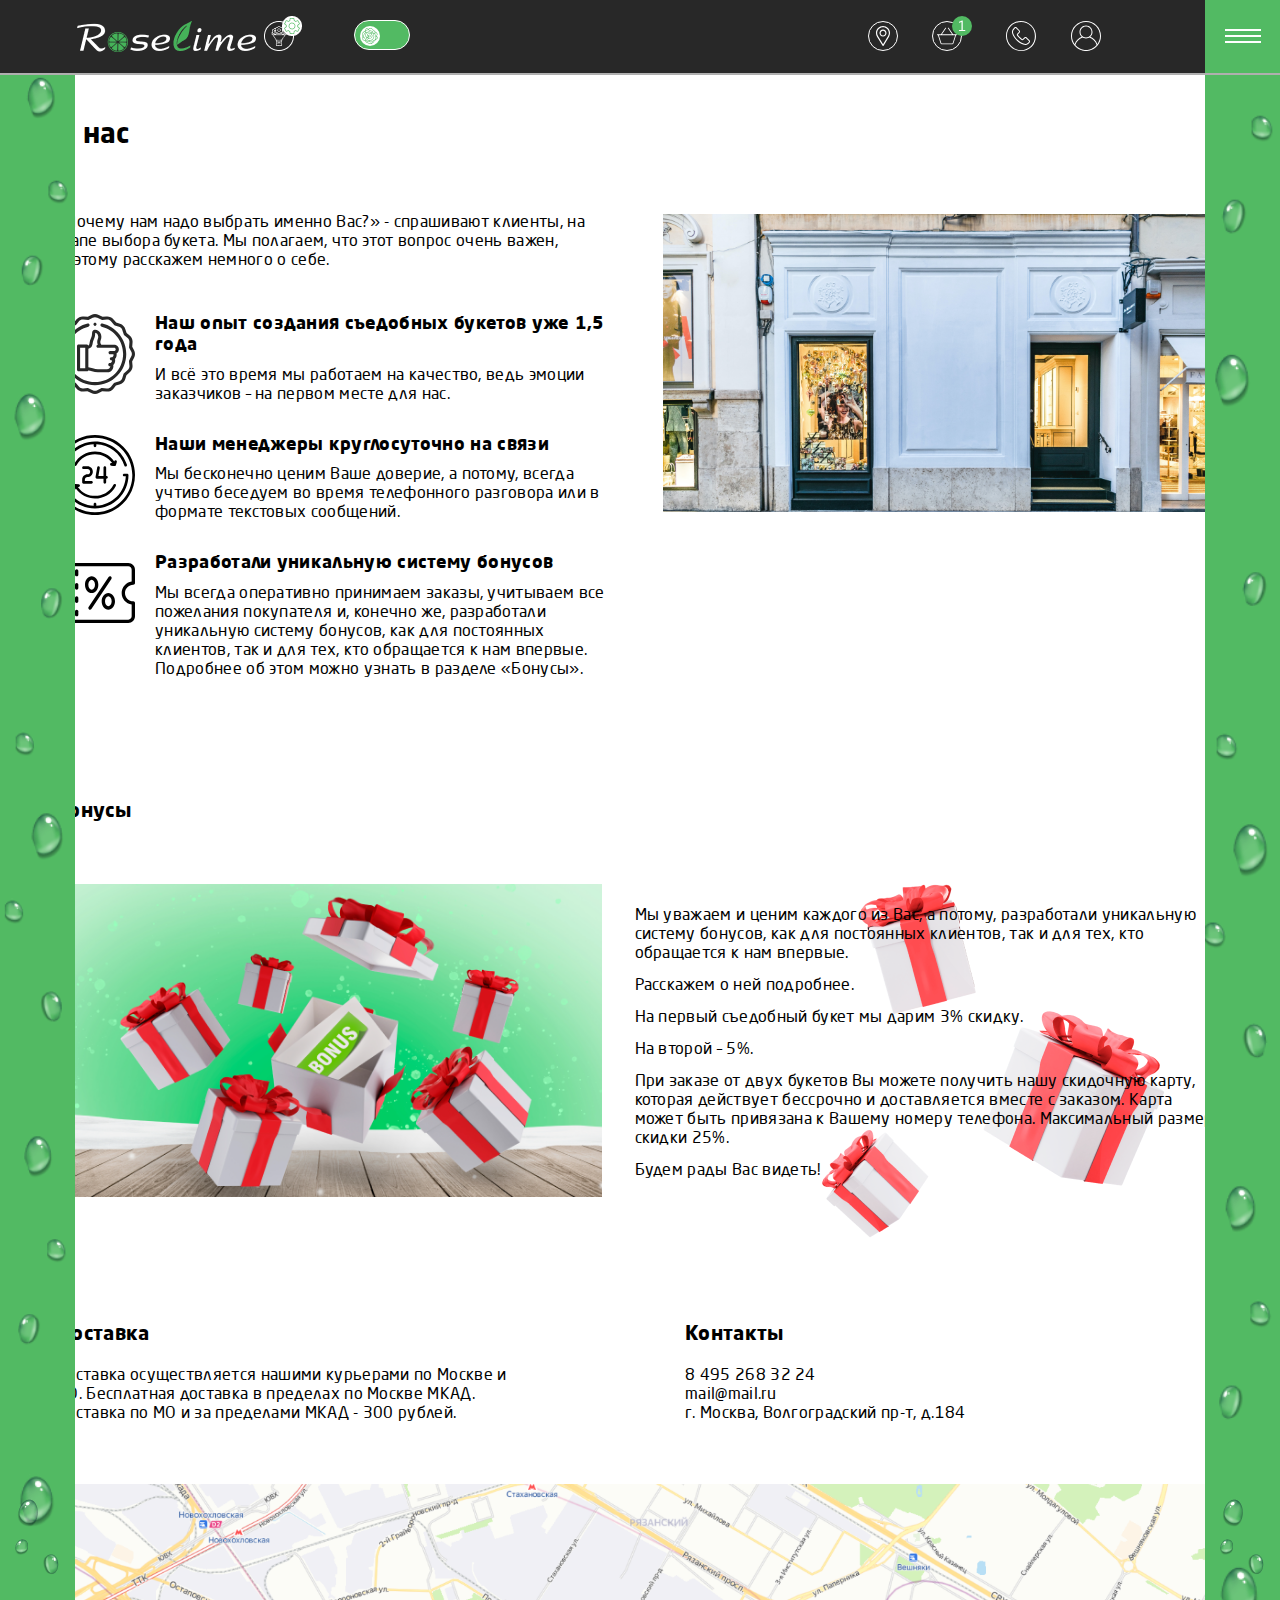
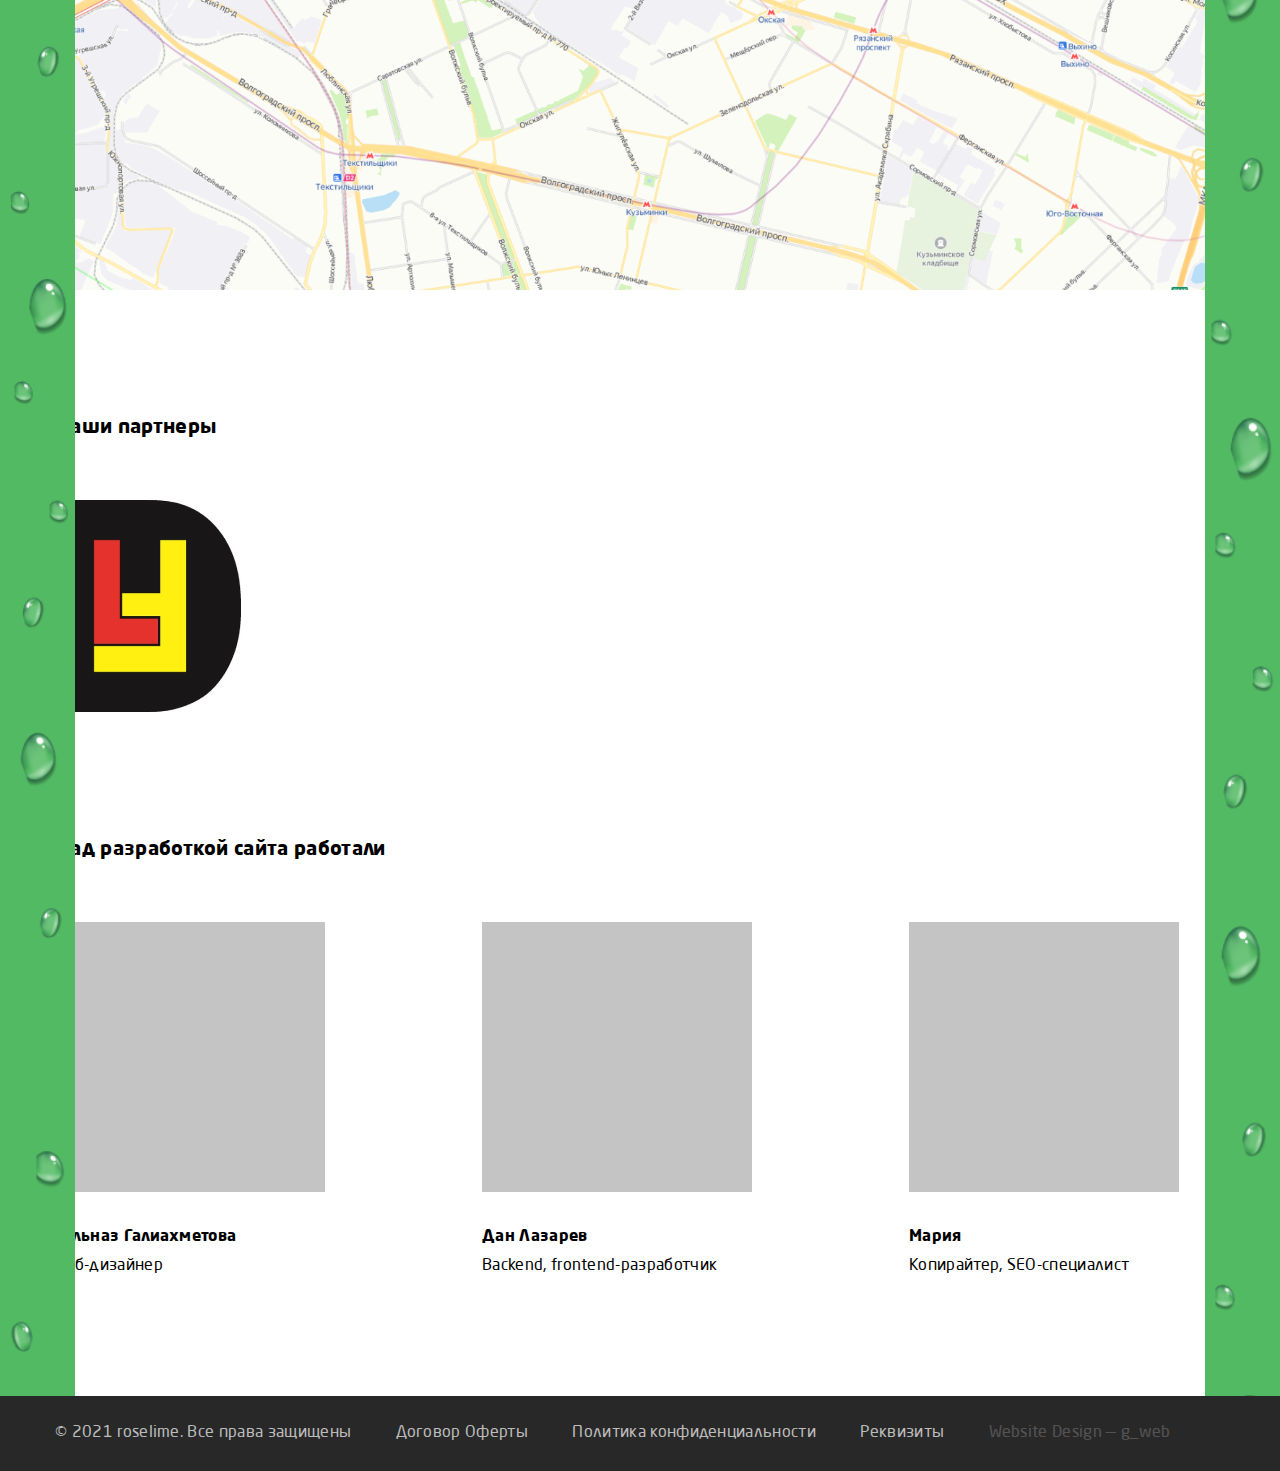
<file: about.html>
<!DOCTYPE html>
<html lang="en">
<head>
    <meta charset="UTF-8">
    <meta http-equiv="X-UA-Compatible" content="IE=edge">
    <meta name="viewport" content="width=device-width, initial-scale=1.0">
    <title>О нас</title>
    <link rel="stylesheet" href="css/main__main.css">
    <link rel="stylesheet" href="css/media.css">
    <link rel="stylesheet" href="css/hamburger.css">

</head>
<body>
    <aside  class="home-aside home-aside-left">

        <div class="home-aside__decoration">

        </div>

    </aside>
    <aside  class="home-aside home-aside-right">

            <div class="home-aside__decoration">

            </div>

    </aside>

    
    <header class="about-header">
        <div class="top-line">
            <a href="#" class="logo">
            </a>
            <div class="top-line__theme">
                <img src="img/switcher.png" alt="" class="top-line__switcher">
                <input type="checkbox" id="switch" name="theme" /><label for="switch"></label>
            </div>
            <div class="top-line-btns">
                <a href="#" class="top-line-btns__item">
                    <img src="img/geo.svg" alt="">
                </a>
                <a href="#" class="top-line-btns__item">
                    <img src="img/cart.svg" alt="">
                </a>
                <a href="#" class="top-line-btns__item top-line-btns__item_cart">
                    <img src="img/call.svg" alt="">
                </a>
                <a href="#" class="top-line-btns__item">
                    <img src="img/user.svg" alt="">
                </a>
            </div>
            <div class="menu-button-wrapper">
                <a href="#" class="menu-button"></a>
            </div>
            <nav class="nav">
                <a href="index.html" class="nav__item">
                    Главная
                </a>
                <a href="about.html" class="nav__item">
                    Контакты
                </a>
                <a href="certificate.html" class="nav__item">
                    Сертификаты
                </a>
                <a href="product.html" class="nav__item">
                    Продукт
                </a>
                <a href="catalog.html" class="nav__item">
                    Каталог
                </a>
                <a href="404.html" class="nav__item">
                    404
                </a>
            </nav>
        </div>
    </header>
    <section class="about" id="about">
        <div class="container">
            <h2 class="about-heading">
                О нас
            </h2>
            <div class="about-wrapper">
                <div class="about-text">
                    <p class="about-text__paraghraph">
                        «Почему нам надо выбрать именно Вас?» - спрашивают клиенты, на этапе выбора букета. Мы полагаем, что этот вопрос очень важен, поэтому расскажем немного о себе.
                    </p>
                    <div class="about-list">
                        <div class="about-list__item">
                            <img src="img/like.svg" alt="" class="about-list__img">
                            <div class="about-list__wrapper">
                                <h4 class="about-list__heading">
                                    Наш опыт создания съедобных букетов уже 1,5 года
                                </h4>
                                <p class="about-list__text">
                                    И всё это время мы работаем на качество, ведь эмоции заказчиков – на первом месте для нас.
                                </p>
                            </div>
                        </div>
                        <div class="about-list__item">
                            <img src="img/around-clock.svg" alt="" class="about-list__img">
                            <div class="about-list__wrapper">
                                <h4 class="about-list__heading">
                                    Наши менеджеры круглосуточно на связи
                                </h4>
                                <p class="about-list__text">
                                    Мы бесконечно ценим Ваше доверие, а потому, всегда учтиво беседуем во время телефонного разговора или в формате текстовых сообщений.
                                </p>
                            </div>
                        </div>
                        <div class="about-list__item">
                            <img src="img/sale.svg" alt="" class="about-list__img">
                            <div class="about-list__wrapper">
                                <h4 class="about-list__heading">
                                    Разработали уникальную систему бонусов
                                </h4>
                                <p class="about-list__text">
                                    Мы всегда оперативно принимаем заказы, учитываем все пожелания покупателя и, конечно же, разработали уникальную систему бонусов, как для постоянных клиентов, так и для тех, кто обращается к нам впервые. Подробнее об этом можно узнать в разделе «Бонусы».
                                </p>
                            </div>
                        </div>
                    </div>
                </div>
                    
                
            <div class="about-img">
                <img src="img/about-us.png" alt="">
            </div>
        </div>
    </section>
    <section class="section-bonus" id="section-bonus">
        <div class="container">
            <h3 class="bonus-heading">
                Бонусы
            </h3>
            <div class="bonus-wrapper">
                <img src="img/preseny.png" alt="" class="present">

                <div class="bonus-img">
                    <img src="img/bonus.png" alt="">
                </div>
                <div class="bonus-text">
                    <p>
                        
                        Мы уважаем и ценим каждого из Вас, а потому, разработали уникальную систему 
                        бонусов, как для постоянных клиентов, так и для тех, кто обращается к нам впервые.
                    </p>
                    <p>
                        Расскажем о ней подробнее.
                    </p>
                    <p>
                        На первый съедобный букет мы дарим 3% скидку. 
                    </p>
                    <p>
                        На второй – 5%.
                    </p>
                    <p>
                        При заказе от двух букетов Вы можете получить нашу скидочную карту, 
                        которая действует бессрочно и доставляется вместе с заказом. 
                        Карта может быть привязана к Вашему номеру телефона.
                        Максимальный размер скидки 25%.
                    </p>
                    <p>
                        Будем рады Вас видеть!
                    </p>
                </div>
            </div>
        </div>
    </section>
    <section class="delivery-section" id="delivery-section">
        <div class="container">
            <div class="devilery-wrapper">
                <div class="delivery-item">
                    <h3 class="delivery-heading">
                        Доставка
                    </h3>
                    <p class="delivery-text">
                        Доставка осуществляется нашими курьерами по Москве и МО.
                        Бесплатная доставка в пределах по Москве МКАД.
                        Доставка по МО и за пределами МКАД - 300 рублей.
                    </p>
                </div>
                <div class="delivery-item">
                    <h3 class="delivery-heading">
                        Контакты
                    </h3>
                    <p class="delivery-data">
                        8 495 268 32 24
                    </p>
                    <p class="delivery-data">
                        mail@mail.ru
                    </p>
                    <p class="delivery-data">
                        г. Москва, Волгоградский пр-т, д.184
                    </p>
                </div>
            </div>
        </div>
    </section>
    <img src="img/map.png" alt="" class="map-img">

    <section class="partners" id="partners">
        <div class="container">
            <h3 class="section-heading">
                Наши партнеры
            </h3>
            <img src="img/partner.png" alt="">
        </div>
    </section>
    <section class="team-section" id="team-section">
        <div class="container">
            <h3 class="section-heading">
                Над разработкой сайта работали
            </h3>
            <ul class="team">
                <li class="team-item">
                    <img src="img/team-img.png" alt="">
                    <p class="team-name">Гульназ Галиахметова</p>
                    <p>Веб-дизайнер</p>
                </li>
                <li class="team-item">
                    <img src="img/team-img.png" alt="">
                    <p class="team-name">Дан Лазарев</p>
                    <p>Backend, frontend-разработчик</p>
                </li>
                <li class="team-item">
                    <img src="img/team-img.png" alt="">
                    <p class="team-name">Мария</p>
                    <p>Копирайтер, SEO-специалист</p>
                </li>
            </ul>
        </div>
    </section>
    <footer class="footer" id="footer">
        <div class="container footer-wrapper"> 
            <a href="#" class="footer-link">
                © 2021 roselime. Все права защищены
            </a>
            <a href="#" class="footer-link">
                Договор Оферты
            </a>
            <a href="#" class="footer-link">
                Политика конфиденциальности
            </a>
            <a href="#" class="footer-link">
                Реквизиты
            </a>
            <a href="#" class="designer">
                Website Design — g_web
            </a>
        </div>
    </footer>
    <script src="js/jquery-3.5.1.min.js"></script>

    <script src="js/main.js"></script>
</body>
</html>
</file>
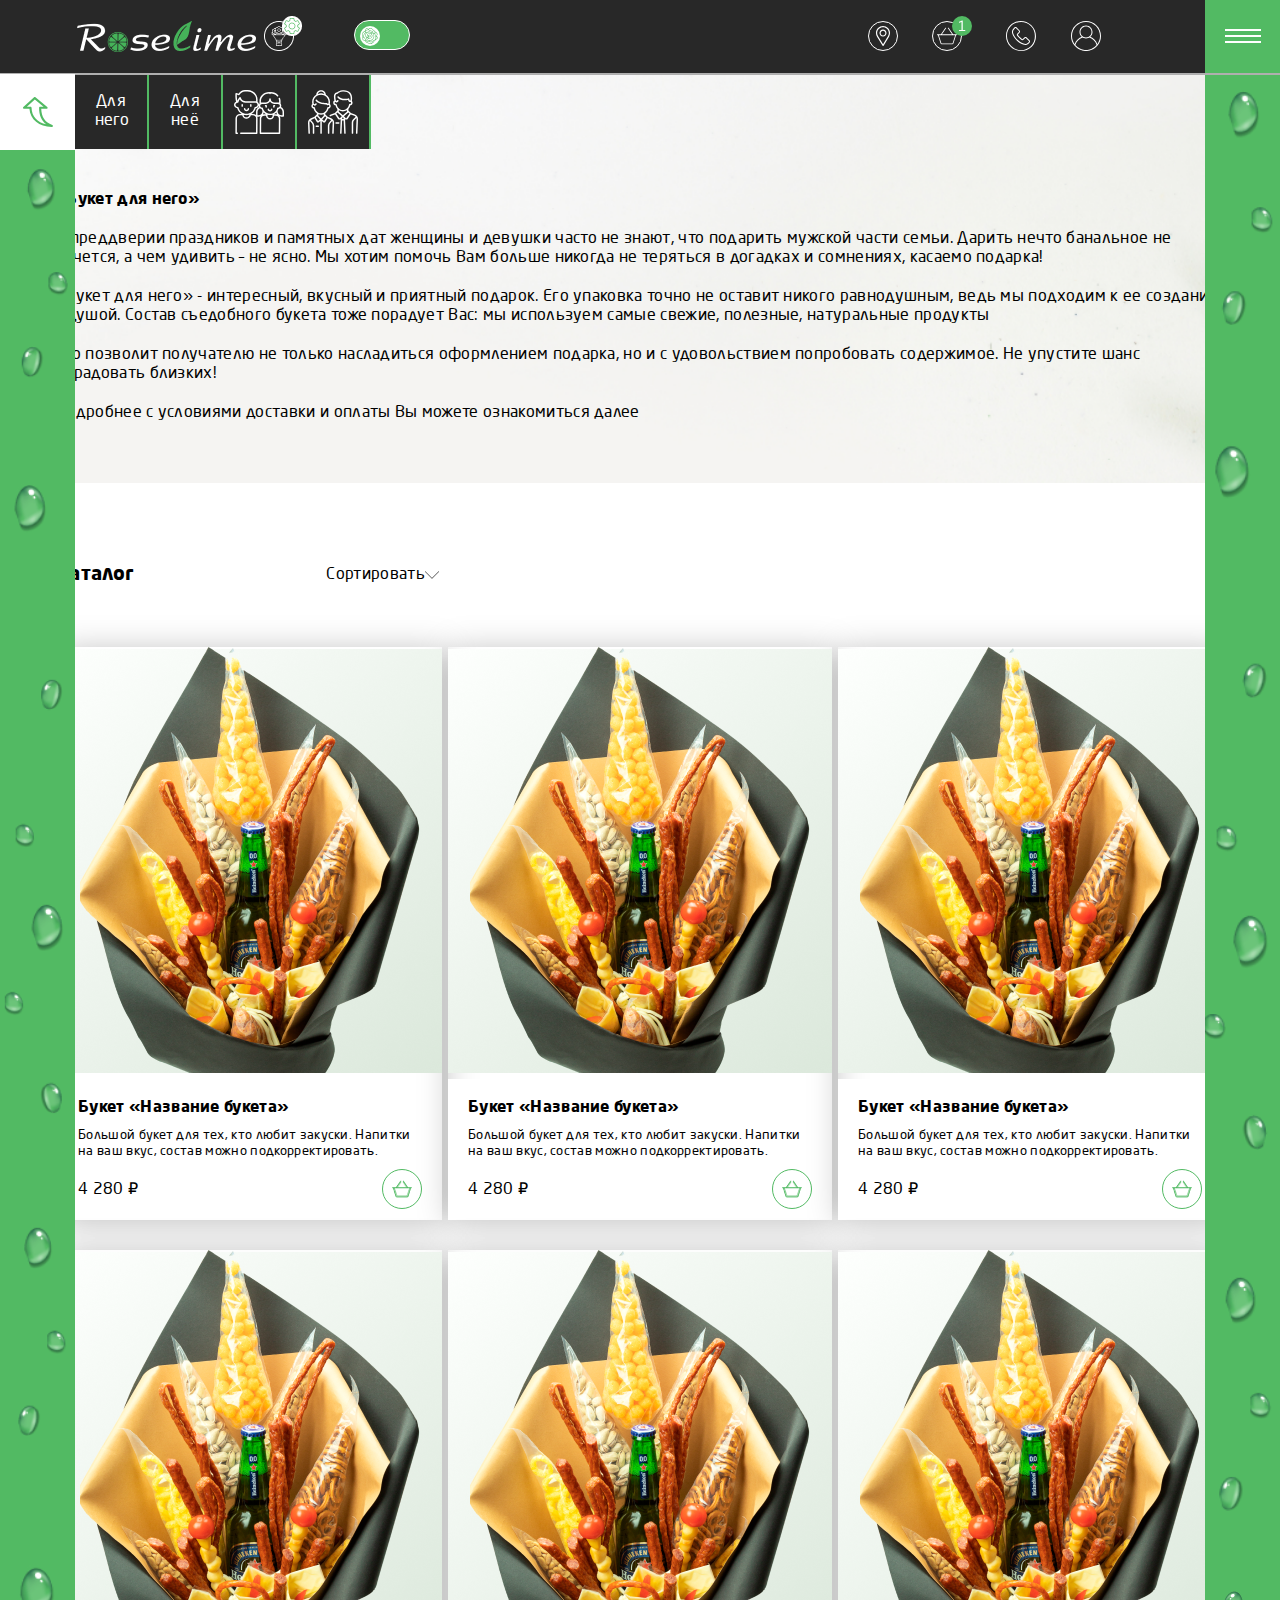
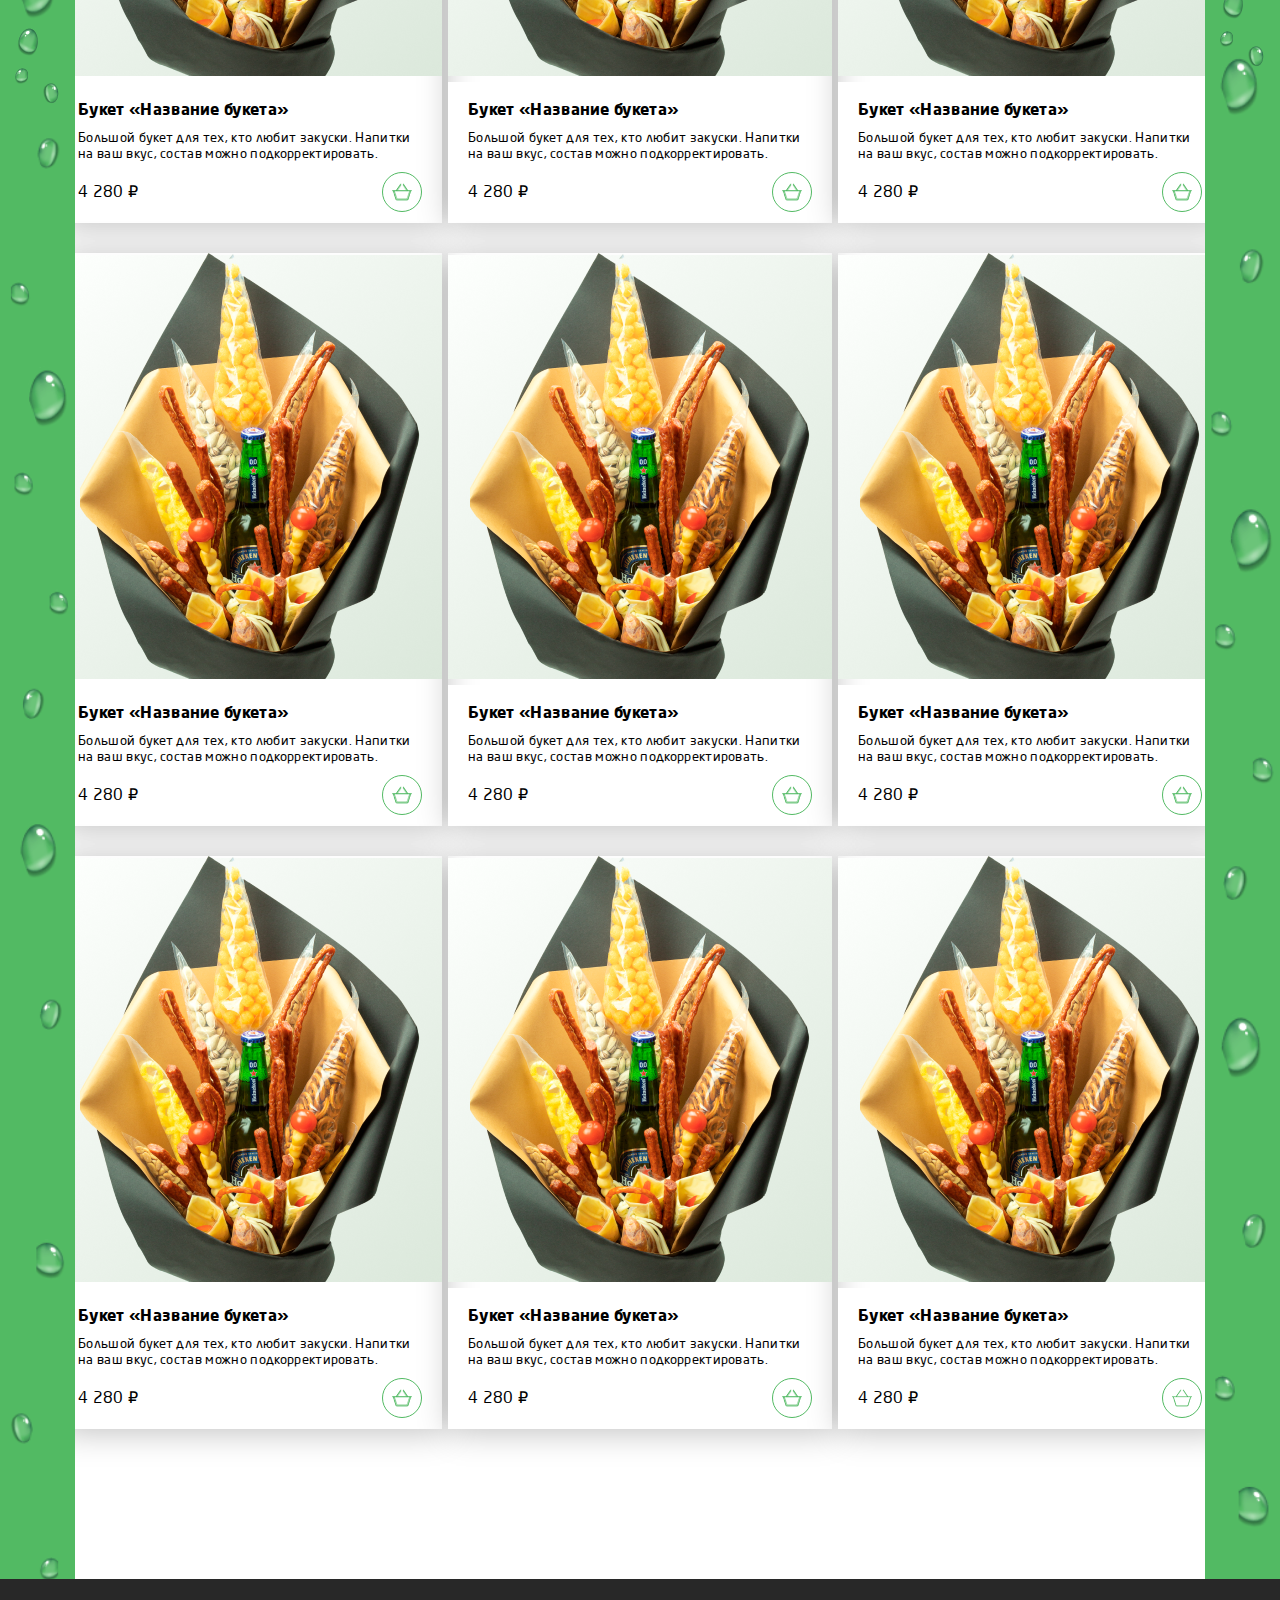
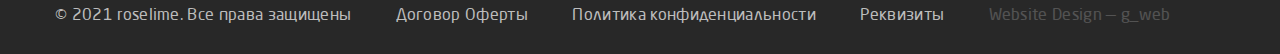
<file: catalog.html>
<!DOCTYPE html>
<html lang="en">
<head>
    <meta charset="UTF-8">
    <meta http-equiv="X-UA-Compatible" content="IE=edge">
    <meta name="viewport" content="width=device-width, initial-scale=1.0">
    <title>Каталог</title>
    <link rel="stylesheet" href="css/main__main.css">
    <link rel="stylesheet" href="css/media.css">
    <link rel="stylesheet" href="css/hamburger.css">
</head>
<body>
    <aside  class="home-aside home-aside-left">
        <div class="home-aside__share-icon"></div>

            <div class="home-aside__decoration">
    
            </div>
    
    </aside>
    <aside  class="home-aside home-aside-right">
    
            <div class="home-aside__decoration">
    
            </div>

    </aside>
    <div class="slider-share slider-share-cat">
        <div class="home-aside__share-icon"></div>

        <div class="slider-share__items">
            <a href="#" class="slider-share__item">
                <p class="slider-share__content"> Для него</p>
            </a>
            <a href="#" class="slider-share__item">
                <p class="slider-share__content">Для неё</p>
            </a>
            <a href="#" class="slider-share__item">
                <img src="img/young.svg" alt="" class="slider-share__content">
            </a>
            <a href="#" class="slider-share__item">
                <img src="img/old.svg" alt="" class="slider-share__content">
            </a>
        </div>
    </div>
    <header class="about-header">
        <div class="top-line">
            <a href="#" class="logo">
            </a>
            <div class="top-line__theme">
                <img src="img/switcher.png" alt="" class="top-line__switcher">
                <input type="checkbox" id="switch" name="theme" /><label for="switch"></label>
            </div>
            <div class="top-line-btns">
                <a href="#" class="top-line-btns__item">
                    <img src="img/geo.svg" alt="">
                </a>
                <a href="#" class="top-line-btns__item">
                    <img src="img/cart.svg" alt="">
                </a>
                <a href="#" class="top-line-btns__item top-line-btns__item_cart">
                    <img src="img/call.svg" alt="">
                </a>
                <a href="#" class="top-line-btns__item">
                    <img src="img/user.svg" alt="">
                </a>
            </div>
            <div class="menu-button-wrapper">
                <a href="#" class="menu-button"></a>
            </div>
            <nav class="nav">
                <a href="index.html" class="nav__item">
                    Главная
                </a>
                <a href="about.html" class="nav__item">
                    Контакты
                </a>
                <a href="certificate.html" class="nav__item">
                    Сертификаты
                </a>
                <a href="product.html" class="nav__item">
                    Продукт
                </a>
                <a href="catalog.html" class="nav__item">
                    Каталог
                </a>
                <a href="404.html" class="nav__item">
                    404
                </a>
            </nav>
        </div>
    </header>
    <section class="catalog-desc" id="catalog-desc">
        <div class="container">
            <p class="catalog-heading">
                «Букет для него»
            </p>
            <div class="catalog-text">
                <p>В преддверии праздников и памятных дат женщины и девушки часто не знают, что подарить мужской части семьи. Дарить нечто банальное 
                    не хочется,  а чем удивить – не ясно.
                    Мы хотим помочь Вам больше никогда не теряться в догадках и сомнениях, касаемо подарка!
                                        

                </p>
                <p>
                                       «Букет для него» - интересный, вкусный и приятный подарок. Его упаковка точно не оставит никого равнодушным, ведь мы подходим 
                    к ее созданию с душой.
                    Состав съедобного букета тоже порадует Вас: мы используем самые свежие, полезные, натуральные продукты 
                </p>
                <p>
                    Это позволит получателю не только насладиться оформлением подарка, но и с удовольствием попробовать содержимое.
                    Не упустите шанс порадовать близких!                    
                </p>
                <p>
                    Подробнее с условиями доставки и оплаты Вы можете ознакомиться далее
                </p>
            </div>
        </div>
    </section>
    <section class="catalog-section" id="catalog-section">
        <div class="container">
            <div class="catalog-wrapper">
                <h3 class="catalog--heading">
                    Каталог
                </h3>
                <div class="catalog-filter">
                    <p>Сортировать</p>
                    <img src="img/arrow-down.svg" alt="">
                </div>
            </div>
            <div class="catalog-list">
                <div class="catalog-item">
                    <div class="catalog-img">
                        <img src="img/product.png" alt="">
                        <div class="catalog-overlay">

                        </div>  
                        <div class="view">  
                            Быстрый просмотр
                        </div>
                    </div>

                    <div class="catalog-item__text">
                        <p class="catalog-item__heading">
                            Букет «Название букета»
                        </p>
                        <p class="catalog-item__parag">Большой букет для тех, кто любит закуски. Напитки на ваш вкус, состав можно подкорректировать. </p>
                        <div class="catalog-price">
                            <p>4 280 ₽</p>
                            <div class="cart-prod">
                                <img src="img/shopping-basket.png" alt="" class="cart-prod__img">
                            </div>
                        </div>
                    </div>
                </div>
                <div class="catalog-item">
                    <div class="catalog-img">
                        <img src="img/product.png" alt="">
                        <div class="catalog-overlay">

                        </div>  
                        <div class="view">  
                            Быстрый просмотр
                        </div>
                    </div>

                    <div class="catalog-item__text">
                        <p class="catalog-item__heading">
                            Букет «Название букета»
                        </p>
                        <p class="catalog-item__parag">Большой букет для тех, кто любит закуски. Напитки на ваш вкус, состав можно подкорректировать. </p>
                        <div class="catalog-price">
                            <p>4 280 ₽</p>
                            <div class="cart-prod">
                                <img src="img/shopping-basket.png" alt="" class="cart-prod__img">
                            </div>
                        </div>
                    </div>
                </div>
                <div class="catalog-item">
                    <div class="catalog-img">
                        <img src="img/product.png" alt="">
                        <div class="catalog-overlay">

                        </div>  
                        <div class="view">  
                            Быстрый просмотр
                        </div>
                    </div>

                    <div class="catalog-item__text">
                        <p class="catalog-item__heading">
                            Букет «Название букета»
                        </p>
                        <p class="catalog-item__parag">Большой букет для тех, кто любит закуски. Напитки на ваш вкус, состав можно подкорректировать. </p>
                        <div class="catalog-price">
                            <p>4 280 ₽</p>
                            <div class="cart-prod">
                                <img src="img/shopping-basket.png" alt="" class="cart-prod__img">
                            </div>
                        </div>
                    </div>
                </div>
                <div class="catalog-item">
                    <div class="catalog-img">
                        <img src="img/product.png" alt="">
                        <div class="catalog-overlay">

                        </div>  
                        <div class="view">  
                            Быстрый просмотр
                        </div>
                    </div>

                    <div class="catalog-item__text">
                        <p class="catalog-item__heading">
                            Букет «Название букета»
                        </p>
                        <p class="catalog-item__parag">Большой букет для тех, кто любит закуски. Напитки на ваш вкус, состав можно подкорректировать. </p>
                        <div class="catalog-price">
                            <p>4 280 ₽</p>
                            <div class="cart-prod">
                                <img src="img/shopping-basket.png" alt="" class="cart-prod__img">
                            </div>
                        </div>
                    </div>
                </div>
                <div class="catalog-item">
                    <div class="catalog-img">
                        <img src="img/product.png" alt="">
                        <div class="catalog-overlay">

                        </div>  
                        <div class="view">  
                            Быстрый просмотр
                        </div>
                    </div>

                    <div class="catalog-item__text">
                        <p class="catalog-item__heading">
                            Букет «Название букета»
                        </p>
                        <p class="catalog-item__parag">Большой букет для тех, кто любит закуски. Напитки на ваш вкус, состав можно подкорректировать. </p>
                        <div class="catalog-price">
                            <p>4 280 ₽</p>
                            <div class="cart-prod">
                                <img src="img/shopping-basket.png" alt="" class="cart-prod__img">
                            </div>
                        </div>
                    </div>
                </div>
                <div class="catalog-item">
                    <div class="catalog-img">
                        <img src="img/product.png" alt="">
                        <div class="catalog-overlay">

                        </div>  
                        <div class="view">  
                            Быстрый просмотр
                        </div>
                    </div>

                    <div class="catalog-item__text">
                        <p class="catalog-item__heading">
                            Букет «Название букета»
                        </p>
                        <p class="catalog-item__parag">Большой букет для тех, кто любит закуски. Напитки на ваш вкус, состав можно подкорректировать. </p>
                        <div class="catalog-price">
                            <p>4 280 ₽</p>
                            <div class="cart-prod">
                                <img src="img/shopping-basket.png" alt="" class="cart-prod__img">
                            </div>
                        </div>
                    </div>
                </div>
                <div class="catalog-item">
                    <div class="catalog-img">
                        <img src="img/product.png" alt="">
                        <div class="catalog-overlay">

                        </div>  
                        <div class="view">  
                            Быстрый просмотр
                        </div>
                    </div>

                    <div class="catalog-item__text">
                        <p class="catalog-item__heading">
                            Букет «Название букета»
                        </p>
                        <p class="catalog-item__parag">Большой букет для тех, кто любит закуски. Напитки на ваш вкус, состав можно подкорректировать. </p>
                        <div class="catalog-price">
                            <p>4 280 ₽</p>
                            <div class="cart-prod">
                                <img src="img/shopping-basket.png" alt="" class="cart-prod__img">
                            </div>
                        </div>
                    </div>
                </div>
                <div class="catalog-item">
                    <div class="catalog-img">
                        <img src="img/product.png" alt="">
                        <div class="catalog-overlay">

                        </div>  
                        <div class="view">  
                            Быстрый просмотр
                        </div>
                    </div>

                    <div class="catalog-item__text">
                        <p class="catalog-item__heading">
                            Букет «Название букета»
                        </p>
                        <p class="catalog-item__parag">Большой букет для тех, кто любит закуски. Напитки на ваш вкус, состав можно подкорректировать. </p>
                        <div class="catalog-price">
                            <p>4 280 ₽</p>
                            <div class="cart-prod">
                                <img src="img/shopping-basket.png" alt="" class="cart-prod__img">
                            </div>
                        </div>
                    </div>
                </div>
                <div class="catalog-item">
                    <div class="catalog-img">
                        <img src="img/product.png" alt="">
                        <div class="catalog-overlay">

                        </div>  
                        <div class="view">  
                            Быстрый просмотр
                        </div>
                    </div>

                    <div class="catalog-item__text">
                        <p class="catalog-item__heading">
                            Букет «Название букета»
                        </p>
                        <p class="catalog-item__parag">Большой букет для тех, кто любит закуски. Напитки на ваш вкус, состав можно подкорректировать. </p>
                        <div class="catalog-price">
                            <p>4 280 ₽</p>
                            <div class="cart-prod">
                                <img src="img/shopping-basket.png" alt="" class="cart-prod__img">
                            </div>
                        </div>
                    </div>
                </div>
                <div class="catalog-item">
                    <div class="catalog-img">
                        <img src="img/product.png" alt="">
                        <div class="catalog-overlay">

                        </div>  
                        <div class="view">  
                            Быстрый просмотр
                        </div>
                    </div>

                    <div class="catalog-item__text">
                        <p class="catalog-item__heading">
                            Букет «Название букета»
                        </p>
                        <p class="catalog-item__parag">Большой букет для тех, кто любит закуски. Напитки на ваш вкус, состав можно подкорректировать. </p>
                        <div class="catalog-price">
                            <p>4 280 ₽</p>
                            <div class="cart-prod">
                                <img src="img/shopping-basket.png" alt="" class="cart-prod__img">
                            </div>
                        </div>
                    </div>
                </div>
                <div class="catalog-item">
                    <div class="catalog-img">
                        <img src="img/product.png" alt="">
                        <div class="catalog-overlay">

                        </div>  
                        <div class="view">  
                            Быстрый просмотр
                        </div>
                    </div>

                    <div class="catalog-item__text">
                        <p class="catalog-item__heading">
                            Букет «Название букета»
                        </p>
                        <p class="catalog-item__parag">Большой букет для тех, кто любит закуски. Напитки на ваш вкус, состав можно подкорректировать. </p>
                        <div class="catalog-price">
                            <p>4 280 ₽</p>
                            <div class="cart-prod">
                                <img src="img/shopping-basket.png" alt="" class="cart-prod__img">
                            </div>
                        </div>
                    </div>
                </div>
                <div href="index.html" class="catalog-item">
                    <div class="catalog-img">
                        <img src="img/product.png" alt="">
                        <div class="catalog-overlay">

                        </div>  
                        <div class="view">  
                            Быстрый просмотр
                        </div>
                    </div>

                    <div class="catalog-item__text">
                        <p class="catalog-item__heading">
                            Букет «Название букета»
                        </p>
                        <p class="catalog-item__parag">Большой букет для тех, кто любит закуски. Напитки на ваш вкус, состав можно подкорректировать. </p>
                        <div class="catalog-price">
                            <p>4 280 ₽</p>
                            <div class="cart-prod">
                            </div>
                        </div>
                    </div>
                </div>

                
            </div>
        </div>
    </section>
    <footer class="footer" id="footer">
        <div class="container footer-wrapper"> 
            <a href="#" class="footer-link">
                © 2021 roselime. Все права защищены
            </a>
            <a href="#" class="footer-link">
                Договор Оферты
            </a>
            <a href="#" class="footer-link">
                Политика конфиденциальности
            </a>
            <a href="#" class="footer-link">
                Реквизиты
            </a>
            <a href="#" class="designer">
                Website Design — g_web
            </a>
        </div>
    </footer>
    <script src="js/jquery-3.5.1.min.js"></script>

    <script src="js/main.js"></script>
</body>
</html>
</file>
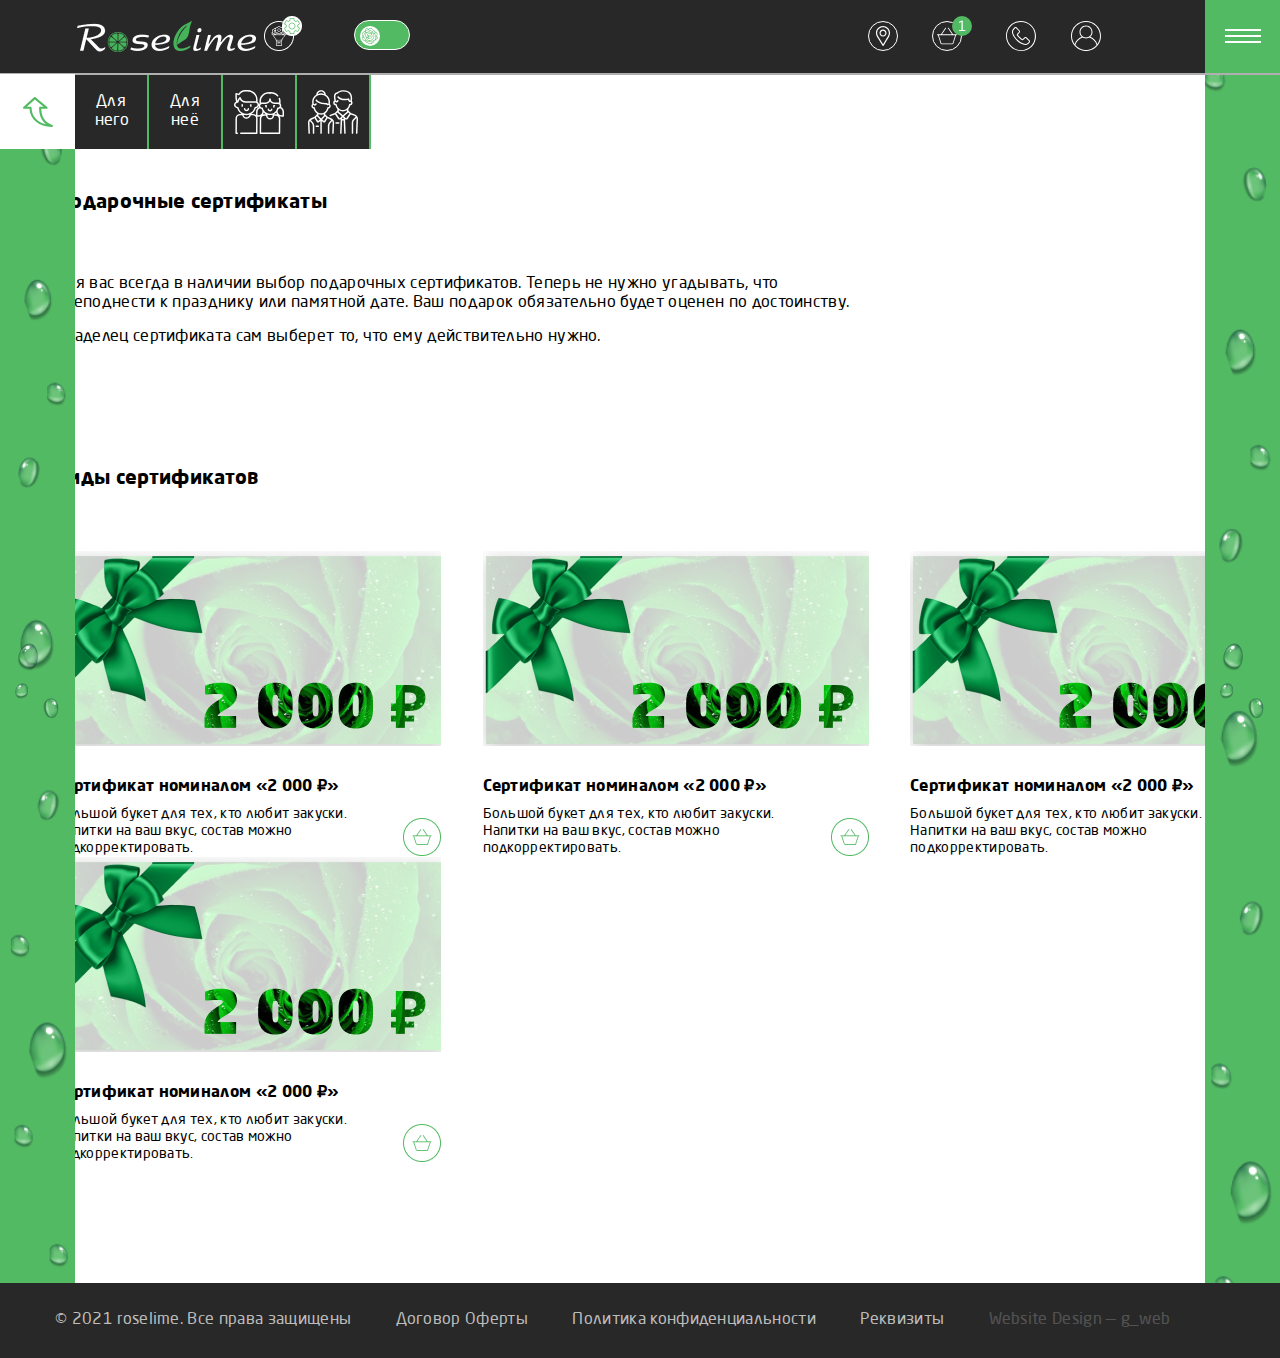
<file: certificate.html>
<!DOCTYPE html>
<html lang="en">
<head>
    <meta charset="UTF-8">
    <meta http-equiv="X-UA-Compatible" content="IE=edge">
    <meta name="viewport" content="width=device-width, initial-scale=1.0">
    <title>Подарочные сертификаты</title>

    <link rel="stylesheet" href="css/main__main.css">
    <link rel="stylesheet" href="css/media.css">
    <link rel="stylesheet" href="css/hamburger.css">

</head>
<body>
    <aside  class="home-aside home-aside-left">

            <div class="home-aside__decoration">
    
            </div>
    
    </aside>
    <aside  class="home-aside home-aside-right">
    
            <div class="home-aside__decoration">
    
            </div>

    </aside>
    <div class="slider-share slider-share-cat">
        <div class="home-aside__share-icon"></div>

        <div class="slider-share__items">
            <a href="#" class="slider-share__item">
                <p class="slider-share__content"> Для него</p>
            </a>
            <a href="#" class="slider-share__item">
                <p class="slider-share__content">Для неё</p>
            </a>
            <a href="#" class="slider-share__item">
                <img src="img/young.svg" alt="" class="slider-share__content">
            </a>
            <a href="#" class="slider-share__item">
                <img src="img/old.svg" alt="" class="slider-share__content">
            </a>
        </div>
    </div>
    
    <header class="about-header">
        <div class="top-line">
            <a href="#" class="logo">
            </a>
            <div class="top-line__theme">
                <img src="img/switcher.png" alt="" class="top-line__switcher">
                <input type="checkbox" id="switch" name="theme" /><label for="switch"></label>
            </div>
            <div class="top-line-btns">
                <a href="#" class="top-line-btns__item">
                    <img src="img/geo.svg" alt="">
                </a>
                <a href="#" class="top-line-btns__item">
                    <img src="img/cart.svg" alt="">
                </a>
                <a href="#" class="top-line-btns__item top-line-btns__item_cart">
                    <img src="img/call.svg" alt="">
                </a>
                <a href="#" class="top-line-btns__item">
                    <img src="img/user.svg" alt="">
                </a>
            </div>
            <div class="menu-button-wrapper">
                <a href="#" class="menu-button"></a>
            </div>
            <nav class="nav">
                <a href="index.html" class="nav__item">
                    Главная
                </a>
                <a href="about.html" class="nav__item">
                    Контакты
                </a>
                <a href="certificate.html" class="nav__item">
                    Сертификаты
                </a>
                <a href="product.html" class="nav__item">
                    Продукт
                </a>
                <a href="catalog.html" class="nav__item">
                    Каталог
                </a>
                <a href="404.html" class="nav__item">
                    404
                </a>
            </nav>
        </div>
    </header>

    <section class="section-sertificate" id="section-sertificate">
        <div class="container">
            <h3 class="sertificate-heading">
                Подарочные сертификаты
            </h3>
            <p class="sertificate-text">
                Для вас всегда в наличии выбор подарочных сертификатов.
Теперь не нужно угадывать, что преподнести к празднику или памятной дате. Ваш подарок обязательно будет оценен по достоинству.
<span style="margin-top: 15px; display: block;"> Владелец сертификата сам выберет то, что ему действительно нужно.</span> 
            </p>
        </div>
    </section>
    <section class="certificate-kart" id="certificate-kart">
        <div class="container">
            <h3 class="sertificate-heading">Виды сертификатов</h3>
            <div class="sertificate-list">
                <div class="sertificate-item">
                    <div class="sertificate-img">
                        <img src="img/sertificate_1.png" alt="">
                    </div>
                    <div class="sertificate-wrapper">
                        <div class="sertificate__text">
                            <p>Сертификат номиналом «2 000 ₽»</p>
                            <p>Большой букет для тех, кто любит закуски. Напитки на ваш вкус, состав можно подкорректировать. </p>
                        </div>
                        <img src="img/cart-ser.png" alt="">
                    </div>
                </div>
                <div class="sertificate-item">
                    <div class="sertificate-img">
                        <img src="img/sertificate_1.png" alt="">
                    </div>
                    <div class="sertificate-wrapper">
                        <div class="sertificate__text">
                            <p>Сертификат номиналом «2 000 ₽»</p>
                            <p>Большой букет для тех, кто любит закуски. Напитки на ваш вкус, состав можно подкорректировать. </p>
                        </div>
                        <img src="img/cart-ser.png" alt="">
                    </div>
                </div>
                <div class="sertificate-item">
                    <div class="sertificate-img">
                        <img src="img/sertificate_1.png" alt="">
                    </div>
                    <div class="sertificate-wrapper">
                        <div class="sertificate__text">
                            <p>Сертификат номиналом «2 000 ₽»</p>
                            <p>Большой букет для тех, кто любит закуски. Напитки на ваш вкус, состав можно подкорректировать. </p>
                        </div>
                        <img src="img/cart-ser.png" alt="">
                    </div>
                </div>
                <div class="sertificate-item">
                    <div class="sertificate-img">
                        <img src="img/sertificate_1.png" alt="">
                    </div>
                    <div class="sertificate-wrapper">
                        <div class="sertificate__text">
                            <p>Сертификат номиналом «2 000 ₽»</p>
                            <p>Большой букет для тех, кто любит закуски. Напитки на ваш вкус, состав можно подкорректировать. </p>
                        </div>
                        <img src="img/cart-ser.png" alt="">
                    </div>
                </div>
            </div>
        </div>
    </section>

    <footer class="footer" id="footer">
        <div class="container footer-wrapper"> 
            <a href="#" class="footer-link">
                © 2021 roselime. Все права защищены
            </a>
            <a href="#" class="footer-link">
                Договор Оферты
            </a>
            <a href="#" class="footer-link">
                Политика конфиденциальности
            </a>
            <a href="#" class="footer-link">
                Реквизиты
            </a>
            <a href="#" class="designer">
                Website Design — g_web
            </a>
        </div>
    </footer>
    <script src="js/jquery-3.5.1.min.js"></script>

    <script src="js/main.js"></script>
</body>
</html>
</file>
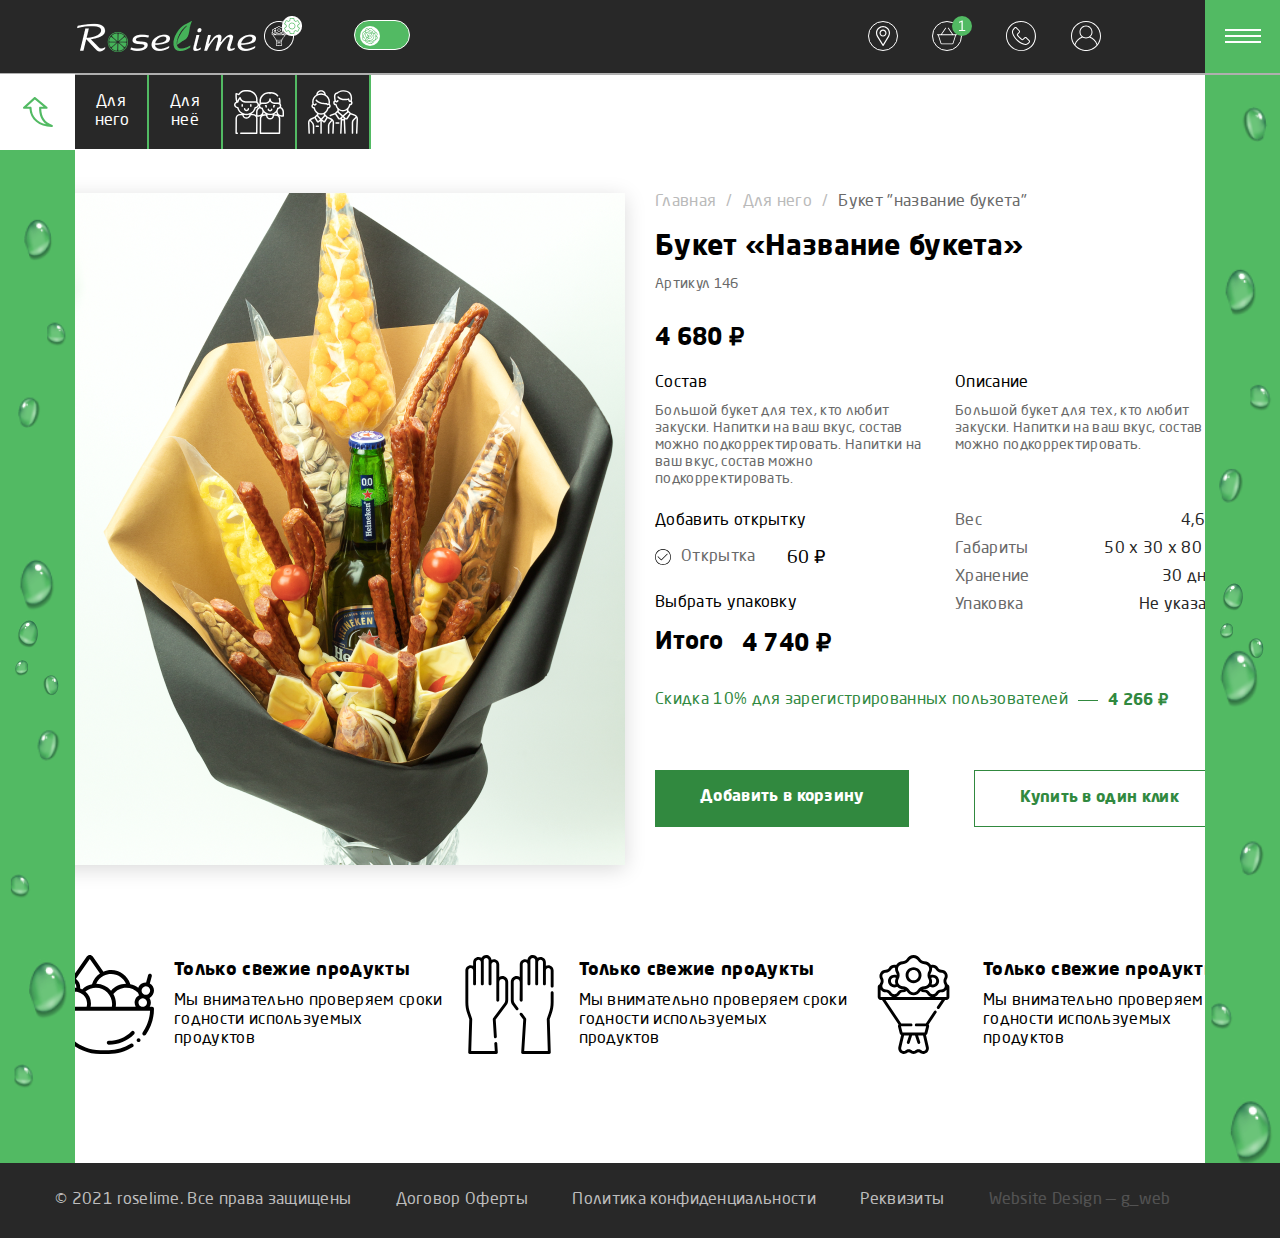
<file: product.html>
<!DOCTYPE html>
<html lang="en">
<head>
    <meta charset="UTF-8">
    <meta http-equiv="X-UA-Compatible" content="IE=edge">
    <meta name="viewport" content="width=device-width, initial-scale=1.0">
    <title>Букет</title>
    <link rel="stylesheet" href="css/main__main.css">
    <link rel="stylesheet" href="css/media.css">
    <link rel="stylesheet" href="css/hamburger.css">
    <style>
        /* body, html {
            overflow-x: hidden;
        } */
    </style>

<body>
    <aside  class="home-aside home-aside-left">

        <div class="home-aside__share-icon"></div>



        <div class="home-aside__decoration">

        </div>

    </aside>
    <aside  class="home-aside home-aside-right">

            <div class="home-aside__decoration">

            </div>

    </aside>

    <div class="slider-share slider-share-cat">
        <div class="home-aside__share-icon"></div>

        <div class="slider-share__items">
            <a href="#" class="slider-share__item">
                <p class="slider-share__content"> Для него</p>
            </a>
            <a href="#" class="slider-share__item">
                <p class="slider-share__content">Для неё</p>
            </a>
            <a href="#" class="slider-share__item">
                <img src="img/young.svg" alt="" class="slider-share__content">
            </a>
            <a href="#" class="slider-share__item">
                <img src="img/old.svg" alt="" class="slider-share__content">
            </a>
        </div>
    </div>
    
    <header class="about-header">
        <div class="top-line">
            <a href="#" class="logo">
            </a>
            <div class="top-line__theme">
                <img src="img/switcher.png" alt="" class="top-line__switcher">
                <input type="checkbox" id="switch" name="theme" /><label for="switch"></label>
            </div>
            <div class="top-line-btns">
                <a href="#" class="top-line-btns__item">
                    <img src="img/geo.svg" alt="">
                </a>
                <a href="#" class="top-line-btns__item">
                    <img src="img/cart.svg" alt="">
                </a>
                <a href="#" class="top-line-btns__item top-line-btns__item_cart">
                    <img src="img/call.svg" alt="">
                </a>
                <a href="#" class="top-line-btns__item">
                    <img src="img/user.svg" alt="">
                </a>
            </div>
            <div class="menu-button-wrapper">
                <a href="#" class="menu-button"></a>
            </div>
            <nav class="nav">
                <a href="index.html" class="nav__item">
                    Главная
                </a>
                <a href="about.html" class="nav__item">
                    Контакты
                </a>
                <a href="certificate.html" class="nav__item">
                    Сертификаты
                </a>
                <a href="product.html" class="nav__item">
                    Продукт
                </a>
                <a href="catalog.html" class="nav__item">
                    Каталог
                </a>
                <a href="404.html" class="nav__item">
                    404
                </a>
            </nav>
        </div>
    </header>
    <section class="product-section" id="product-section">
        <div class="container">
            <div class="product-wrapper">
                <img src="img/product-item.png" alt="" class="product-img">
                <div class="product-desc">
                    <div class="breadcrumb">
                        <p>Главная</p>
                        <span>/</span>
                        <p>Для него</p>
                        <span>/</span>
                        <div class="breadcrumb__current">
                            Букет "название букета"
                        </div>
                    </div>
                    <h2 class="product-desc__heading">
                        Букет «Название букета»
                    </h2>
                    <p class="product-desc__articl">
                        Артикул 146
                    </p>
                    <p class="product-desc__price">
                        4 680 ₽
                    </p>
                    <div class="product-wrapper" style="margin-bottom: 24px;">
                        <div class="catalog-desription">
                            <p class="catalog-description__heading">
                                Состав
                            </p>
                            <p class="catalog-description__text">
                                Большой букет для тех, кто любит закуски. Напитки на ваш вкус, состав можно подкорректировать. Напитки 
                                на ваш вкус, состав можно подкорректировать. 
                            </p>
                        </div>
                        <div class="catalog-desription">
                            <p class="catalog-description__heading">
                                Описание
                            </p>
                            <p class="catalog-description__text">
                                Большой букет для тех, кто любит закуски. Напитки на ваш вкус, состав можно подкорректировать. 
                            </p>
                        </div>
                    </div>
                    <div class="product-wrapper">
                        <div class="catalog-packing">
                            <p class="catalog-packing__heading">Добавить открытку</p>
                            <div class="packing-price">
                                <div class="packing-succes">
                                    <img src="img/succes.svg" alt="">
                                    <p>Открытка</p>
                                </div>
                                <p class="packing-cost">60 ₽</p>
                            </div>
                            <p class="package">Выбрать упаковку</p>
                        </div>
                        <div class="catalog-charac">
                            <div class="catalog-set">
                                <p>Вес</p>
                                <span>4,6 кг</span>
                            </div>
                            <div class="catalog-set">
                                <p>Габариты</p>
                                <span>50 х 30 х 80 см</span>
                            </div>
                            <div class="catalog-set">
                                <p>Хранение</p>
                                <span>30 дней</span>
                            </div>
                            <div class="catalog-set">
                                <p>Упаковка</p>
                                <span>Не указано</span>
                            </div>
                        </div>
                    </div>
                    <div class="total-price">
                        <p>Итого</p>
                        <p>4 740 ₽</p>
                    </div>
                    <div class="product-sale">
                        <p>Скидка  10%  для зарегистрированных пользователей</p>
                        <span></span>
                        <p class="bold">4 266 ₽</p>
                    </div>
                    <div class="product-btn">
                        <a href="#" class="btn">
                            Добавить в корзину
                        </a>
                        <a class="btn-ghost">
                            Купить в один клик
                        </a>
                    </div>
                </div>
            </div>
        </div>
    </section>
    <section class="section-principles" id="section-principles">
        <div class="container">
            <div class="principles">
                <div class="principles__item">
                    <img src="img/ice.svg" alt="">
                    <div class="principles__wrapper">
                        <h4>Только свежие продукты</h4>
                        <p>Мы внимательно проверяем сроки 
                            годности используемых продуктов</p>
                    </div>
                </div>
                
                <div class="principles__item">
                    <img src="img/hand.svg" alt="">
                    <div class="principles__wrapper">
                        <h4>Только свежие продукты</h4>
                        <p>Мы внимательно проверяем сроки 
                            годности используемых продуктов</p>
                    </div>
                </div>
                <div class="principles__item">
                    <img src="img/flowers.svg" alt="">
                    <div class="principles__wrapper">
                        <h4>Только свежие продукты</h4>
                        <p>Мы внимательно проверяем сроки 
                            годности используемых продуктов</p>
                    </div>
                
                </div>
            </div>  
        </div>        
        
    </section>
    <footer class="footer" id="footer">
        <div class="container"> 
            <a href="#" class="footer-link">
                © 2021 roselime. Все права защищены
            </a>
            <a href="#" class="footer-link">
                Договор Оферты
            </a>
            <a href="#" class="footer-link">
                Политика конфиденциальности
            </a>
            <a href="#" class="footer-link">
                Реквизиты
            </a>
            <a href="#" class="designer">
                Website Design — g_web
            </a>
        </div>
    </footer>
    <script src="js/jquery-3.5.1.min.js"></script>

    <script src="js/main.js"></script>
</body>
</html>
</file>
<file: css/main__main.css>
/* fonts */

@font-face {
    font-family: 'Neo Sans Pro';
    src: url('../fonts/NeoSansPro-Bold.eot');
    src: url('../fonts/?#iefix') format('embedded-opentype'),
    url('../fonts/NeoSansPro-Bold.woff') format('woff'),
    url('../fonts/NeoSansPro-Bold.ttf') format('truetype');
    font-weight: 700;
}
@font-face {
    font-family: 'Neo Sans Pro';
    src: url('../fonts/NeoSansPro-Regular.eot');
    src: url('../fonts/NeoSansPro-Regular.eot?#iefix') format('embedded-opentype'),
    url('../fonts/NeoSansPro-Regular.woff') format('woff'),
    url('../fonts/NeoSansPro-Regular.ttf') format('truetype');
    font-weight: 400;
}
@font-face {
    font-family: 'Neo Sans Pro Medium';
    src: url('../fonts/NeoSansPro-Medium.eot');
    src: url('../fonts/NeoSansPro-Medium.eot?#iefix') format('embedded-opentype'),
    url('../fonts/NeoSansPro-Medium.woff') format('woff'),
    url('../fonts/NeoSansPro-Medium.ttf') format('truetype');
    font-weight: 500;
}

/* specification */
html {
    --toggle-bg: #52BA63;
    --toggle-border: 1px solid #FFFFFF;
    --header-bg: url('../img/header-bg.png');
    --text: rgb(0, 0, 0);
    --bg: #fff;
    --top-bg: #282828;
    --site-bg: #fff;
    --like: url('..img/');
    --catalog-bg: url('../img/catalog-bg.png');
    --sale: #31893F;
}
html[data-theme='dark'] {
    --toggle-bg: none;
    --toggle-border: 1px solid #FFFFFF;
    --header-bg: url('../img/header-bg-dark.png');
    --text: rgb(255, 255, 255); 
    --bg: #22222A;
    --top-bg: #22222A;
    --site-bg: #45474C;
    --catalog-bg: url('../img/catalog-bg-dark.png');
    --sale: #fff;

}


input[type=checkbox]{
	height: 0;
	width: 0;
	visibility: hidden;
}

label {
	cursor: pointer;
	text-indent: -9999px;
	width: 56px;
	height: 30px;
    background: var(--toggle-bg);
	float: right;
	border-radius: 100px;
    border: var(--toggle-border);
	position: relative;
    margin-top: 4px;
}

label:after {
	content: '';
	position: absolute;
	top: 5px;
	left: 5px;
	width: 20px;
	height: 20px;
	background: #fff;
    background-image: url('../img/rose_toggle.svg');
    background-repeat: no-repeat;
    background-position: center;
	border-radius: 90px;
	transition: 0.3s;
}

input:checked + label {
	background: var(--toggle-bg);
}

input:checked + label:after {
	left: calc(100% - 5px);
	transform: translateX(-100%);
}

label:active:after {
	width: 45px;
}

html.transition,
html.transition *,
html.transition *:before,
html.transition *:after {
  transition: all 450ms !important;
  transition-delay: 0 !important;
}



body {
    font: 400 16px 'Neo Sans Pro', sans-serif;
    letter-spacing: 0.02em;
    padding: 0;
    margin: 0;
    color: var(--text);
    position: relative;
    background: var(--site-bg);
}
.nav.active {
    display: flex;
}
.nav {
    display: none;
    flex-direction: column;
    position: absolute;
    top: 0;
    right: 70px;
    background: rgb(133, 133, 133);
    z-index: 6000;
}
.nav__item {
    padding: 10px 20px;
margin-bottom: 30px;
color: var(--text);
}

* {
    box-sizing: border-box;
}

.container {
    width: 1170px;
    margin: 0 auto;
}

button {
    outline: none;
    border: none;
    background: transparent;
    padding: 0;
    margin: 0;
    padding: 0;
    font: inherit;
}

input {
    border: none;
    outline: none;
    letter-spacing: inherit;
}

input::-webkit-outer-spin-button,
input::-webkit-inner-spin-button {
    -webkit-appearance: none;
}

h1,
h2,
h3,
h4,
h5,
h6 {
    font-weight: 700;
    line-height: 1.2em;
    margin: 0;
}

h1 {
    font-size: 40px;
    color: var(--headings);
}

h2 {
    font-size: 28px;
}

h3 {
    font-size: 20px;
}

h4 {
    font-size: 18px;
}

p {
    margin: 0;
}

ul,
li {
    display: block;
    padding: 0;
    margin: 0;
    transition: all 0.5s ease;
}

a {
    text-decoration: none;
    transition: all 0.5s ease;
    color: #fff;
}

a:hover {
    text-decoration: none;
}

img {
    max-width: 100%;
    object-fit: cover;
}

section {
    padding-top: 120px;
}

.section-heading {
    margin-bottom: 60px;
}

.home-aside-left {
    background-image: url('../img/decor-l.png');
    background-repeat: no-repeat;
    background-position: center;
    background-size: cover;
}
.home-aside-right {
    background-image: url('../img/decor-r.png');
    background-repeat: no-repeat;
    background-position: center;
    background-size: cover;
    right: 0;
}
/* header */
.header-bg {
    display: block;
    background-image: var(--header-bg);
    background-repeat: no-repeat;
    width: 80%;
    height: 100%;
    position: absolute;
    z-index: 1;
}
.home-header {
    color: #000;
    height: 100%;
    background: var(--bg);
}

.top-line {
    position: absolute;
    width: 100%;
    height: 75px;
    top: 0;
    border-bottom: 2px solid #AFAFAF;
    background: var(--top-bg);
    z-index: 10;
    display: flex;
    align-items: center;
}

.logo {
    width: 179px;
    height: 31px;
    background: url('../img/logo.png') no-repeat center right;
    flex: 0 0 20%;
    text-align: right;
    justify-content: flex-end;
}

.top-line__theme {
    flex: 0 0 12%;
    text-align: right;
}

.top-line-btns {
    flex: 0 0 54%;
    text-align: right;

}

.menu-button-wrapper {
    flex: 0 0 20%;
    text-align: right;
}

.top-line__switcher {
    margin-right: 40px;
}

.top-line-btns__item {
    width: 31px;
    height: 31px;
}

.top-line-btns__item:not(:last-child) {
    margin-right: 30px;
}
.top-line-btns__item_cart {
    margin-right: 20px;
}

.menu-button {
    position: absolute;
    top: 0;
    right: 0;
    width: 75px;
    height: 72.5px;
    background-color: #52BA63;
    background-image: url('../img/bar-solid.svg');
    background-repeat: no-repeat;
    background-position: center;
}

.home-header__content {
    height: 100%;
}

.home-aside {
    background-color: #52BA63;
    width: 75px;
    height: 100%;
    position: absolute;
    top: 0;
    padding-top: 75px;
    display: flex;
    flex-direction: column;
    justify-content: center;
    align-items: center;
    z-index: 5;
}
.home-aside__decoration {
    flex: 1 0 0;
    background-image: url('../img/decoration.png');
    background-repeat: no-repeat;
    width: 100%;
    background-position: center;
}
.home-aside__soc {
    flex: 1 0 0;   
}
.home-aside__share-icon {
    background-color: #fff;
    width: 75px;
    height: 75px;
    flex: 0 0 75px;
    background-image: url('../img/share-solid.svg');
    background-repeat: no-repeat;
    background-position: center;
    z-index: 100;
}

.home-aside__soc-items {
    display: flex;
    flex-direction: column;
}
.soc-item {
    height: auto;
}
.soc-item:not(:last-child) {
    margin-bottom: 30px;
}

/* slider */

.slider-container {
    padding-left: 75px;
    width: 100%;
    height: 100%;
    overflow: hidden;
    position: relative;
}

.slider-bottom {
    position: absolute;
    bottom: 0;
    height: 75px;
    display: flex;
    align-items: center;
    left: 75px;
    /* background-color: #777; */
    z-index: 5;
    width: calc(75% - 75px);
}

.slider-share {
    flex: 0 1 auto;
}

.slider-share-cat {
    position: absolute;
    top: 74px;
    display: flex;
}

.slider-navigation__container {
    max-width: 58px;
    position: relative;
    margin: auto;
    bottom: -10px;
}
.slider-pagination {
    flex: 0 0 140px;
    display: flex;
    justify-content: center;
    height: 75px;
    align-items: center;
}
.swiper-button-prev {
    left: 0;
}
.swiper-button-next {
    right: 0;
}
.swiper-pagination {
    bottom: 30px;
}
.swiper-pagination-bullet {
    width: 6px;
    height: 6px;   
    opacity: 1;
    background: #aaa;
    margin: 0 7px;
}
.swiper-pagination-bullet-active {
    background-color: #52BA63;
    position: relative;
}
.swiper-pagination-bullet-active:before {
    content: '';
    width: 14px;
    height: 14px;
    border: 1px solid #52BA63;
    border-radius: 100px;
    position: absolute;
    top: -5px;
    left: -5px; 
}

.slider-scrollbar {
    flex: 1 0 0;

}
.swiper-scrollbar {
    height: 2px;
    background: #AAAAAA;
    border-radius: 5px;
}
.swiper-scrollbar-drag {
    height: 4px;
    background: #52BA63;
    box-shadow: 0px 0px 5px rgba(100, 100, 100, 0.44);
    border-radius: 10px;
    top: -1px;
}

.slider-navigation {
    flex: 0 0 140px;
    position: relative;
}

.swiper-button-next, .swiper-button-prev {
    width: 24px;
    height: 24px;
    color: #52BA63;
    border-radius: 100px;
    border: 2px solid #52BA63;
}
.swiper-button-next:after, .swiper-button-prev:after {
    font-size: 10px;
}

.slider-share__items {
    display: flex;
    align-items: center;
}
.slider-share__item {
    width: 74px;
    height: 74px;       
    border-right: 2px solid #52BA63;
    background: #282828;
    position: relative;
}
.slider-share__item:hover {
    color: #fff;
    background: #52BA63;
}
.slider-share__item p {
    width: 33px;
    font-weight: 400;
    display: inline-block;
    position: absolute;
    top: 25%;
    text-align: center;
}
.slider-share__content {
    position: absolute;
    top: 0;
    bottom: 0;
    left: 0;
    right: 0;
    margin: auto;
}

.swiper-img {
    position: absolute;
    left: 48%;
    width: 100%;
    height: 100%;
    z-index: 1;
    top: 15%;
}

.swiper-slide-img {
    justify-content: flex-end;
    width: 100%;

}

.swiper-slide-img:nth-child(1) {
    padding-left: 11%;
}
.swiper-slide-img:nth-child(2) {
    margin-left: -3%;
}

 .swiper-slide-img:nth-child(3) {
    margin-left: -9%;
}

/* .swiper-slide-img:nth-child(4) {
    margin-top: 5%;
    margin-left: 3%;
}  */


.slider-text {
    position: absolute;
    width: 100%;
}
.slider-text__slide {
    display: flex;
    justify-content: center;
    flex-direction: column;
    width: 100%;
    padding: 15% 0 0 10%;
    color: var(--text);
} 

.slider-text__heading {
    width: 470px;
}

.slider-text__paraghraph {
    width: 280px;
    margin: 30px 0;
}

.slider-text__btn {
    display: block;
    padding: 18px 63px;
    width: 258px;
    font-weight: 700;
    background: #31893F;
}

.slider-text__slide:nth-child(4) .slider-text__heading {
    width: 400px!important;
}

.slider-gear {
    position: absolute;
    width: 463px;
    height: 463px;
    background-image: url('../img/rose.svg');
    background-size: cover;
    background-position: center;
    top: 50%;
    right: calc(19.5% - 231px);
    margin-top: calc(-200px);
    z-index: 0;
}

.slider-pagination-count {
    position: absolute;
    right: 48px;
    top: 119px;
    z-index: 6;
    width: 120px;
    height: 60px;   
    color: rgba(82, 186, 99, 0.49);
    font-size: 16px;
}
.current {
    font-weight: 500;
    font-size: 26px;
    color: #52BA63;
    display: inline-block;
    min-width: 42px;
}

.slider-pagination-current {
    font-size: 140px;
    color: rgba(82, 186, 99, 0.37);
    position: absolute;
    width: 170px;
    height: 168px;
    bottom: 20px;
    right: 40px;
}

/* page about us */

.home-aside-right {
    right: 0;
}

.about {
    color: var(--text);;
}

.about-wrapper {
    display: flex;
    justify-content: space-between;
    flex-wrap: wrap;
    margin-top: 60px;
}
.about-text,
.about-img {
    width: 48%;
}

.about-list {
    margin-top: 43px;
}

.about-list__item {
    display: flex;
}
.about-list__item:not(:last-child) {
    margin-bottom: 30px;
}

.about-list__wrapper {
    margin-left: 20px;
}

.about-list__heading {
    font-weight: 700;
    margin-bottom: 10px;
}

.about-list__img {
    width: 80px;
    height: 80px;
}



.bonus-wrapper {
    display: flex;
    align-items: center;
    position: relative;
    margin-top: 60px;
}

.bonus-text {
    width: 645px;
    margin-left: 33px;
}

.bonus-text p:not(:last-child) {
    margin-bottom: 13px;
}

.present {
    position: absolute;
    top: 0;
    right: 20px;
    z-index: -1;
}

.devilery-wrapper {
    display: flex;
}

.delivery-heading {
    margin-bottom: 20px;
}

.delivery-item {
    width: 463px;
}

.delivery-item:not(:last-child) {
    margin-right: 167px;
}

.map-img {
    width: 100%;
    height: 100%;
    margin-top: 60px;
}

.team-section {
    padding-bottom: 120px;
}
.team {
    display: flex;
    flex-wrap: wrap;
}

.team-item:not(:last-child) {
    margin-right: 157px;
}

.team-item img {
    margin-bottom: 30px;
}
.team-item p:not(:last-child) {
    margin-bottom: 10px;
}

.team-name {
    font-weight: 700;
}

.footer {
    background: #282828;
    position: absolute;
    width: 100%;
    height: 75px;
    z-index: 10;
    display: flex;
    align-items: center;
    padding: 0 5%x;
}

.footer-link {
    color: #BDBDBD;
}
.footer-link:hover {
    color: #767676;

}
.footer-link:not(:last-child) {
    margin-right: 40px;
}

.designer {
    color: #FFFFFF;
    opacity: 0.2;
    margin-right: auto;
}
.designer:hover {
    color: #fff;
    opacity: 0.3;
}


/* certificate page */

.sertificate-text {
    width: 797px;
}

.sertificate-heading {
    margin-bottom: 60px;
}

.certificate-kart {
    padding-bottom: 120px;
}
.sertificate-item {
    width: 315px;
    font-size: 14px;
}

.sertificate-img {
    width: 400px;
    margin-bottom: 25px;
}
.sertificate__text p:nth-child(1) {
    font-weight: 700;
    font-size: 16px;
    margin-bottom: 9px;
}

.sertificate-wrapper {
    display: flex;
    justify-content: space-between;
    width: 387px;
    align-items: flex-end;
}
.sertificate-list {
    display: flex;
    
    justify-content: space-between;
    flex-wrap: wrap;
}


.section-sertificate {
    padding-top: 191px;
        }

/* catalog page */

.catalog-desc {
    padding-top: 191px;
    background: var(--catalog-bg);
    padding-bottom: 60px;
    background-repeat: no-repeat;
    background-size: cover;
}

.catalog-heading {
    font-weight: 700;
    margin-bottom: 20px;
    
}

.catalog-text p:not(:last-child) {
    margin-bottom: 20px;
}

.catalog-section {
    padding-top: 80px;
    padding-bottom: 120px;
}

.product-wrapper {
    display: flex;
    justify-content: space-between;
}
.catalog-wrapper {
    display: flex;
    justify-content: space-between;
    margin-bottom: 60px;
    width: 384px;
}

.catalog-filter {
    display: flex;
    align-items: center;
}
.catalog-item {
    box-shadow: 3px 3px 31px rgba(0, 0, 0, 0.25);    width: 384px;
    margin-bottom: 30px;
    transition: all 0.5s ease;
}
.catalog-item__text {
    width: 384px;
    padding: 20px 20px 11px;
    background: var(--bg);
}
.catalog-item__heading {
    font-weight: 700;
    margin-bottom: 10px;
}
.catalog-item__parag {
    font-size: 13px;
}

.catalog-item:hover .cart-prod{
    background: #52BA63;
    transition: all 0.5s ease;
    background-image: url('../img/shopping-basket-white.png');
    background-repeat: no-repeat;
    background-position: center;

}

.catalog-item:hover .view {
    display: block;
        transition: all 0.5s ease;

}
.catalog-item:hover .catalog-overlay {
    display: block;
        transition: all 0.5s ease;

}

.catalog-img {
    position: relative;
}

.catalog-overlay {
    display: none;
    position: absolute;
    top: 0;
    left: 0;
    width: 100%;
    height: 100%;
    background: rgba(0, 0, 0, 0.4);

        transition: all 0.5s ease;

}

.view {
        transition: all 0.5s ease;

    display: none;
    position: absolute;
    bottom: 0;
    left: 0;
    width: 100%;
    height: 48px;
    color: #fff;
    background: #52ba63;
    text-align: center;
    padding-top: 15px;
}

.cart-prod {
    width: 40px;
    height: 40px;
    padding: 10px;
    border: 1px solid #52BA63;
    border-radius: 50%;
    background-image: url('../img/shopping-basket.png');
    background-position: center;
    background-repeat: no-repeat;
    
}

.catalog-price {
    display: flex;
    justify-content: space-between;
    align-items: center;
    margin-top: 9px;
}

.catalog-list {
    display: flex;
    flex-wrap: wrap;
    justify-content: space-around;
}


/* product page */


.product-section {
    padding-top: 193px;
}

.product-wrapper {
    display: flex;
    justify-content: space-between;
    align-items: start;
}
.product-img {
    box-shadow: 0px 4px 20px rgba(0, 0, 0, 0.15);
}
.breadcrumb {
    display: flex;
    color: #BABABA;
}
.breadcrumb span {
    margin: 0 10px;

}

.breadcrumb__current {
    color: #696969;
}

.product-desc{
    width: 570px;
}

.product-desc__heading {
    margin: 20px 0 10px;
}

.product-desc__articl {
    font-size: 14px;
    color: #696969;
}


.product-desc__price {
    font-weight: 700;
    font-size: 24px;
    margin: 30px 0 20px;
}

.catalog-description__text {
    margin-top: 10px;
    width: 270px;
    font-size: 14px;
    color: #696969;
}

.catalog-packing__heading {
    margin-bottom: 15px;
}
.packing-succes {
    display: flex;
    align-items: center;
}
.packing-succes p {
    color: #696969;
    margin-left: 10px;
}
.packing-price {
    display: flex;
    justify-content: space-between;
    width: 170px;
}
.packing-cost {
    font-size: 18px;
}

.package {
    margin-top: 25px;
}

.catalog-set {
    display: flex;
    justify-content: space-between;
    width: 270px;
}
.catalog-set:not(:last-child) {
    margin-bottom: 9px;
}
.catalog-set p {
    color: #696969;
}

.catalog-set span {
    color: #282828;
}

.total-price {
    display: flex;
    justify-content: space-between;
    width: 176px;
    font-size: 24px;
    font-weight: 700;
    margin-top: 14px;
}

.product-sale {
    display: flex;
    align-items: center;
    color: var(--sale);
    margin-top: 30px;
    margin-bottom: 59px;
}

.product-sale span {
    width: 20px;
    height: 1px;
    background: var(--sale);
    margin: 0 10px;
}

.bold{
    font-weight: 700;
}

.product-btn {
    display: flex;justify-content: space-between;
    width: 570px;
}
.btn {
    padding: 18px 45px;
    background: #31893f;
    font-weight: 700;
    transition: all 0.5s ease;

}
.btn-ghost {
    padding: 18px 45px;
    font-weight: 700;
    color: #31893f;
    border: 1px solid #31893f;
    transition: all 0.5s ease;
}
.btn:hover {
    background: #2b7739;

}
.btn-ghost:hover {
    background: #31893f;
    color: #ffffff;
    border: 1px solid #31893f;
}

.section-principles {
    padding-top: 90px;
    padding-bottom: 109px;
}
.principles {
    display: flex;
    justify-content: space-between;
}
.principles__item {
    display: flex;
    align-items: center;
    width: 361px;
}
.principles__item img {
    width: 100%;
    height: 100%;
}
.principles__wrapper {
    margin-left: 20px;
}
.principles__wrapper p {
    margin-top: 10px;
    width: 270px;
}


.error-section {
    width: 100%;
    height: 100%;
    background-image: var(--header-bg);
    background-repeat: no-repeat;
    background-size: cover;
    padding-top: 10%;
    padding-left: 15%;
    overflow: hidden;
}

.footer-error {
    position: fixed;
    bottom: 0;
}

.error-heading {
    text-transform: uppercase;
    font-size: 100px;
    display: flex;
    justify-content: space-between;
    align-items: center;
    width: 475px;
    font-weight: 400;
}
.error-heading span  {
    font-size: 120px;
}
.error-text {
    width: 239px;
    margin-top: 18px;
}

.error-error {
    font-size: 20px;
    margin-left: 35%;
    width: 410px;
}
.error-error a {
    font-size: 18px;
    font-weight: 700;
    color: #52BA63;
    margin-top: 18px;
}
</file>
<file: css/media.css>
@media (max-width: 1200px) {
        .container {
            width: 800px;
        }
        .about-wrapper {
            display: block;
        }
        .about-text, .about-img {
            width: 100%;
        }
        .about-img {
            margin-top: 40px;
        }
        .bonus-wrapper {
            display: block;
        }
        .bonus-text {
            margin-left: 0;
            width: 454px;
            margin-top: 30px;
        }
        .devilery-wrapper {
            display: block;
        }
        .delivery-item:not(:last-child) {
            margin-bottom: 30px;
        }
        .team-item:not(:last-child) {
            margin-right: 0;
        }
        .team-item:last-child {
            margin-top: 30px;
        }
        .team {
            justify-content: space-evenly;
        }
        .designer {
            display: none;
        }
        .footer {
            font-size: 12px;
        }
        .footer-link:not(:last-child) {
            margin-right: 30px;
        }
        .bonus-img {
            width: 100%;
        }
        .bonus-img img {
            width: 100%;
        }
        .present {
            top: 70%;
            width: 25%;
        }
        .top-line-btns {
            margin-left: 100px;
            flex-basis: 25%;
        }
        .top-line__theme {
            display: flex;
            justify-content: space-between;
            margin-left: 30px;
            flex-basis: 16%;

        }
        .top-line-btns__item:not(:last-child) {
            margin-right: 10px;
        }
        .sertificate-list {
            justify-content: space-around;
        }
        .sertificate-item {
            width: auto;
            margin-bottom: 25px;
        }
        .error-heading p {
            font-size: 60px;
        }
        .error-heading span {
            font-size: 80px;
        }
        .error-heading {
            width: 292px;
        }
        .error-text {
            font-size: 14px;
        }
        .error-error {
            font-size: 18px;
        }
        .product-wrapper {
            flex-direction: column;
        }
        .product-desc {
            margin-top: 30px;
        }
        .principles {
            display: flex;
            flex-wrap: wrap;
            justify-content: space-evenly;
        }
    }


    @media (max-width: 992px) {
        .container {
            width: 580px;
        }
        .top-line-btns {
            margin-left: 0;
        }
        .top-line__theme {
            margin-right: 30px!important;
        }
        .top-line__switcher {
            margin-right: 15px;
        }
        .sertificate-text {
            width: 100%;
        }
        .sertificate-item {
            margin-bottom: 30px;
        }
        .logo {
            flex-basis: 25%;
        }
        .error-error {
            margin-top: 30px;
            width: 300px;
        }
        .principles__item {
            margin-bottom: 30px;
        }
    }  

    @media (max-width: 768px) {
        .container {
            width: 370px;
        }
        .top-line-btns {
            display: none;
        }
        .top-line__switcher {
            display: none;
        }
        .top-line {
            justify-content: space-between;
        }
        h2 {
            font-size: 20px;
        }
        .bonus-text {
            width: 100%;
        }
        .delivery-text {
            width: 320px;
        }
        .team-item {
            margin-bottom: 30px;
        }
        .designer {
            display: block;
        }
        .footer {
            height: 268px;
        }
        .footer-wrapper {
            display: flex;
            flex-direction: column;
            text-align: center;
            justify-content: space-evenly;
            height: 190px;
        }
        .footer-link:not(:last-child) {
            margin-right: 0;
        }

        .designer {
            margin: 0 auto;
        }
        .logo {
            flex-basis: 35%;
        }
        .footer-error-{
            height: 100px!important;
            padding: 30px 0;
        } 
        .error-error {
            margin-top: 30px;
            width: 300px;
            margin-left: 0;
        }
        .product-btn {
            flex-direction: column;
            width: 270px;
        }
        .btn-ghost {
            margin-top: 30px;
        }
        .product-sale {
            display: none;
        }
        .total-price {
            margin-bottom: 10px;
        }
    }
    @media (max-width: 375px) {
        .slider-share {
            display: none;
        }
    }
    @media (max-width: 576px) {
        .container {
            width: 290px;
            margin: 0 auto;
            overflow-x: hidden;
        }
        .home-aside {
            display: none;
        }
        .top-line__theme {
            display: none;
        }
        .top-line {
            padding-left: 0;
        }
        .logo {
            margin-left: 20px;
        }
        .present {
            display: none;
        }
        section {
            padding-top: 60px;
        }
        .about {
            padding-top: 137px;
        }
        .logo {
            flex-basis: 55%;
        }
        .sertificate-item {
            width: 100%;
        }
        .catalog-item {
            width: 100%;
        }
        .catalog-item__parag {
            width: 260px;
        }
        .catalog-wrapper {
            width: 100%;
        }
        .catalog-price {
            width: 260px;
        }
        .error-error {
            width: 280px;   
        }
        .error-section {
            padding: 90px 0 0 0;
        }
        .principles__item {
            width: 100%;
            font-size: 14px;
        }
        h4 {
            font-size: 16px;
            width: 190px;
        }
        .principles__item p {
            width: 190px;
        }
    }
</file>
<file: css/hamburger.css>
.nav.active {
    display: flex;
}
.nav {
    display: none;
    flex-direction: column;
    position: absolute;
    top: 0;
    right: 70px;
    background: rgb(133, 133, 133);
    z-index: 6000;
}
.nav__item {
    padding: 10px 20px;
margin-bottom: 30px;
color: var(--text);
}
</file>
